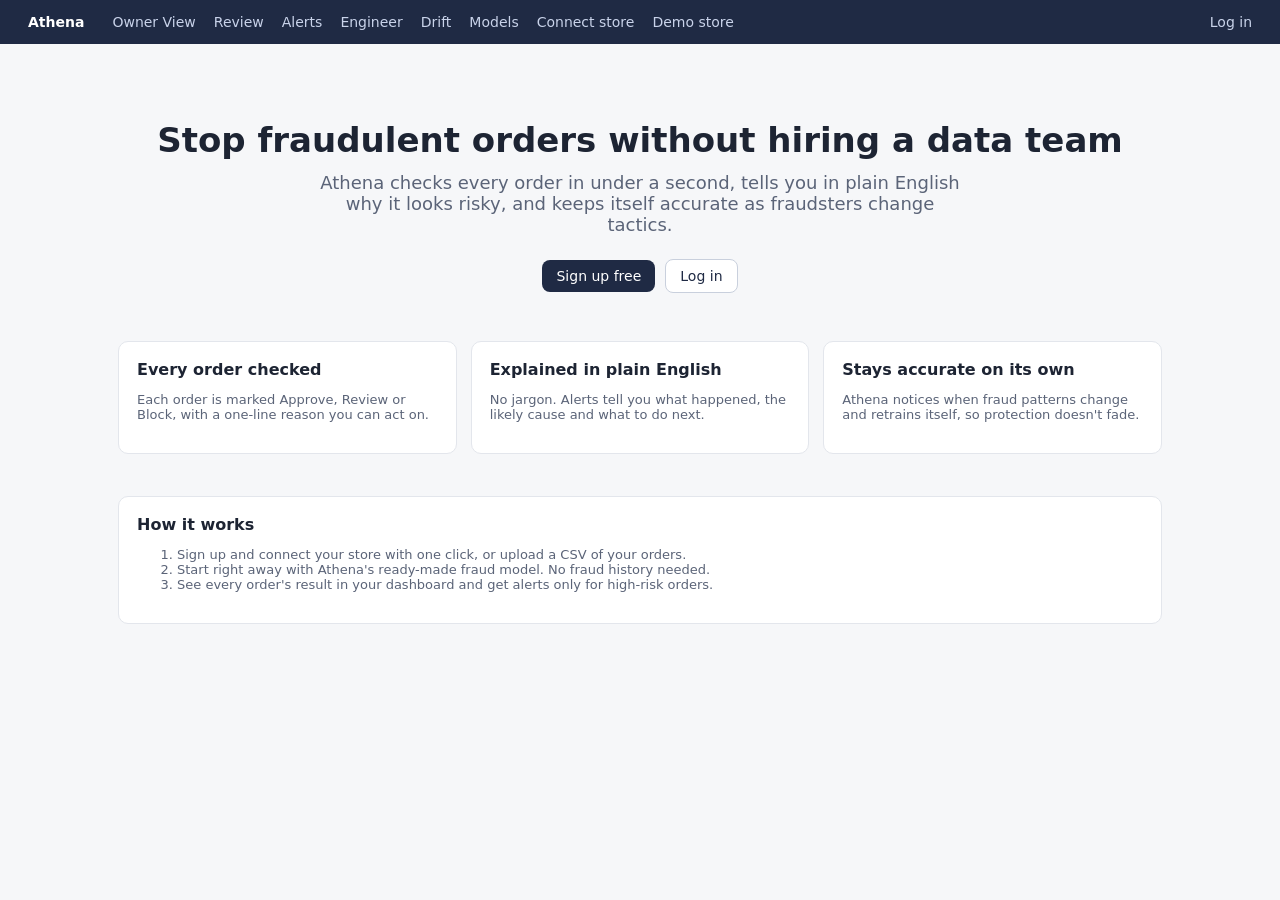
<file: services/web/static/index.html>
<!doctype html>
<html lang="en">
<head>
<meta charset="utf-8"><meta name="viewport" content="width=device-width, initial-scale=1">
<title>Athena · Fraud protection that keeps itself accurate</title>
<link rel="stylesheet" href="style.css">
</head>
<body>
<nav id="nav"></nav>
<main>
  <section class="hero">
    <h1>Stop fraudulent orders without hiring a data team</h1>
    <p>Athena checks every order in under a second, tells you in plain English why it looks risky, and keeps itself accurate as fraudsters change tactics.</p>
    <div class="row" style="justify-content:center">
      <a class="button" href="login.html?mode=signup">Sign up free</a>
      <a class="button ghost" href="login.html">Log in</a>
    </div>
  </section>
  <section class="points">
    <div class="card"><h2>Every order checked</h2><p class="muted">Each order is marked Approve, Review or Block, with a one-line reason you can act on.</p></div>
    <div class="card"><h2>Explained in plain English</h2><p class="muted">No jargon. Alerts tell you what happened, the likely cause and what to do next.</p></div>
    <div class="card"><h2>Stays accurate on its own</h2><p class="muted">Athena notices when fraud patterns change and retrains itself, so protection doesn't fade.</p></div>
  </section>
  <section class="card" style="margin-top:24px">
    <h2>How it works</h2>
    <ol class="muted">
      <li>Sign up and connect your store with one click, or upload a CSV of your orders.</li>
      <li>Start right away with Athena's ready-made fraud model. No fraud history needed.</li>
      <li>See every order's result in your dashboard and get alerts only for high-risk orders.</li>
    </ol>
  </section>
</main>
<script src="common.js"></script>
</body>
</html>
</file>
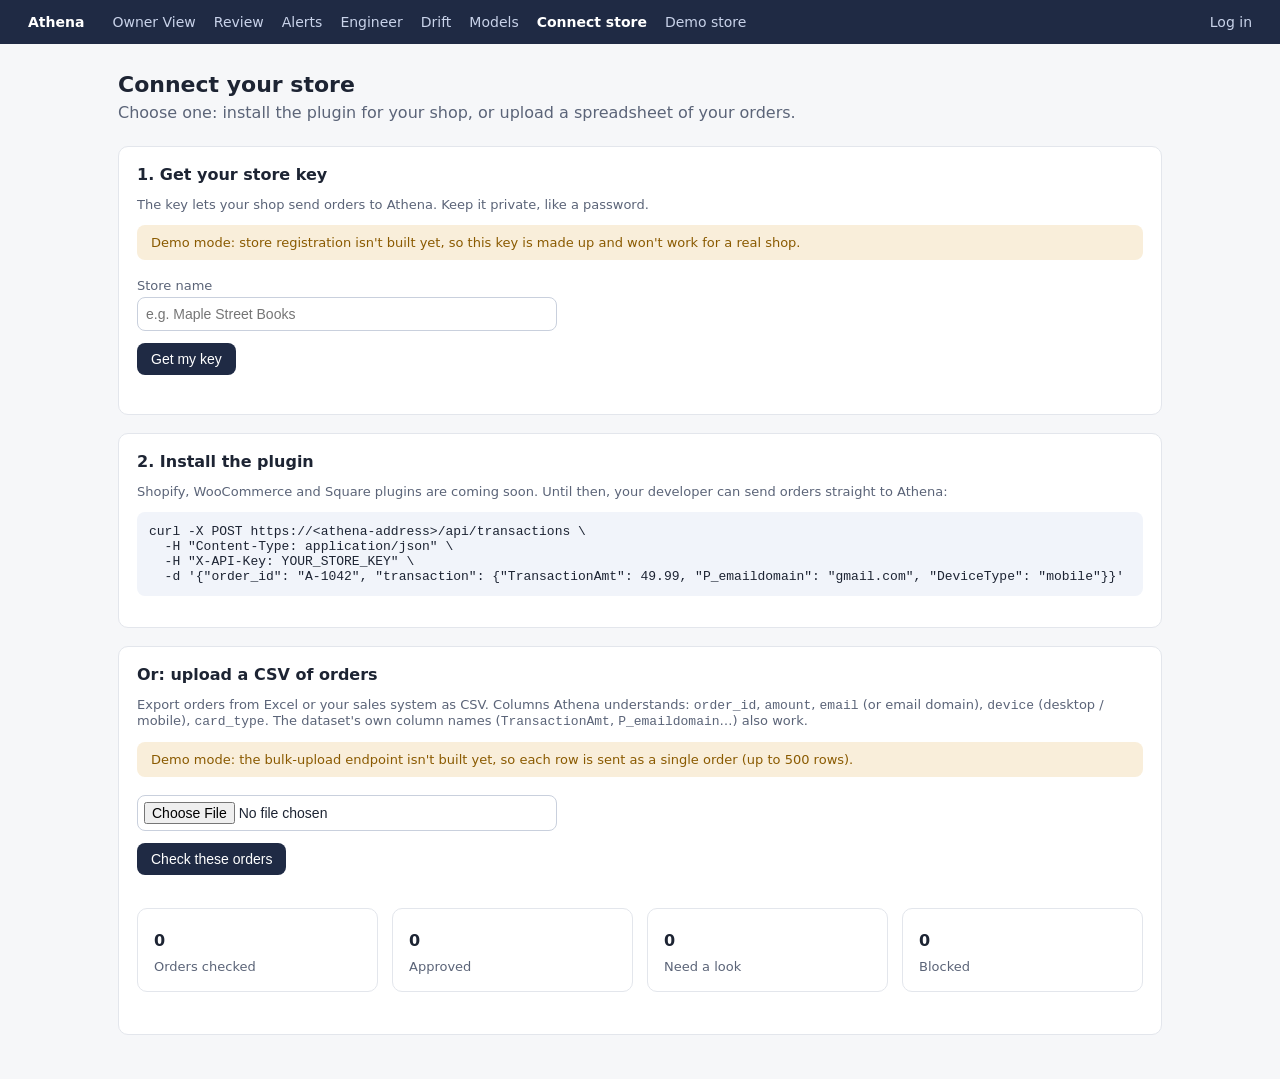
<file: services/web/static/connect.html>
<!doctype html>
<html lang="en">
<head>
<meta charset="utf-8"><meta name="viewport" content="width=device-width, initial-scale=1">
<title>Athena · Connect your store</title>
<link rel="stylesheet" href="style.css">
</head>
<body>
<nav id="nav"></nav>
<main>
  <h1>Connect your store</h1>
  <p class="sub">Choose one: install the plugin for your shop, or upload a spreadsheet of your orders.</p>

  <div class="card">
    <h2>1. Get your store key</h2>
    <p class="muted">The key lets your shop send orders to Athena. Keep it private, like a password.</p>
    <div id="key-mock" class="notice" hidden>Demo mode: store registration isn't built yet, so this key is made up and won't work for a real shop.</div>
    <div class="form">
      <label for="store-name">Store name</label><input id="store-name" placeholder="e.g. Maple Street Books">
      <div style="margin-top:12px"><button id="get-key">Get my key</button></div>
    </div>
    <div id="key-out" hidden style="margin-top:14px">
      <div class="keybox" id="key"></div>
      <div class="row" style="margin-top:8px"><button id="copy" class="ghost">Copy</button>
        <span class="muted">You won't see this key again. Save it somewhere safe now.</span></div>
    </div>
    <div id="key-msg" class="msg"></div>
  </div>

  <div class="card">
    <h2>2. Install the plugin</h2>
    <p class="muted">Shopify, WooCommerce and Square plugins are coming soon. Until then, your developer can send orders straight to Athena:</p>
    <pre id="example">curl -X POST https://&lt;athena-address&gt;/api/transactions \
  -H "Content-Type: application/json" \
  -H "X-API-Key: YOUR_STORE_KEY" \
  -d '{"order_id": "A-1042", "transaction": {"TransactionAmt": 49.99, "P_emaildomain": "gmail.com", "DeviceType": "mobile"}}'</pre>
  </div>

  <div class="card">
    <h2>Or: upload a CSV of orders</h2>
    <p class="muted">Export orders from Excel or your sales system as CSV. Columns Athena understands:
      <code>order_id</code>, <code>amount</code>, <code>email</code> (or email domain), <code>device</code> (desktop / mobile), <code>card_type</code>.
      The dataset's own column names (<code>TransactionAmt</code>, <code>P_emaildomain</code>…) also work.</p>
    <div id="upload-mock" class="notice" hidden>Demo mode: the bulk-upload endpoint isn't built yet, so each row is sent as a single order (up to 500 rows).</div>
    <div class="form">
      <input id="file" type="file" accept=".csv,text/csv">
      <div style="margin-top:12px"><button id="upload">Check these orders</button></div>
    </div>
    <div id="upload-msg" class="msg"></div>
    <div id="upload-result" class="stats" hidden style="margin-top:12px">
      <div class="stat"><b id="u-scored" class="small">0</b><span>Orders checked</span></div>
      <div class="stat"><b id="u-approve" class="small">0</b><span>Approved</span></div>
      <div class="stat"><b id="u-review" class="small">0</b><span>Need a look</span></div>
      <div class="stat"><b id="u-block" class="small">0</b><span>Blocked</span></div>
    </div>
    <p id="upload-link" class="muted" hidden><a href="owner.html">See the results in your Owner View →</a></p>
  </div>
</main>
<script src="common.js"></script>
<script>
document.getElementById("key-mock").hidden = !MOCK.stores;
document.getElementById("upload-mock").hidden = !MOCK.upload;

// ---- Store key ----
document.getElementById("get-key").addEventListener("click", async () => {
  const name = document.getElementById("store-name").value.trim();
  if (!name) return flash("key-msg", "Please enter your store's name.", true);
  try {
    let key;
    if (MOCK.stores) {
      const bytes = crypto.getRandomValues(new Uint8Array(16));
      key = "ath_demo_" + Array.from(bytes, b => b.toString(16).padStart(2, "0")).join("");
    } else {
      // Proposed contract: POST /api/stores {name} -> {id, name, api_key}
      key = (await api("/api/stores", {method: "POST", json: {name}})).api_key;
    }
    document.getElementById("key").textContent = key;
    document.getElementById("key-out").hidden = false;
    flash("key-msg", "");
  } catch (err) {
    flash("key-msg", "Couldn't create a key: " + err.message, true);
  }
});

document.getElementById("copy").addEventListener("click", async () => {
  try {
    await navigator.clipboard.writeText(document.getElementById("key").textContent);
    flash("key-msg", "Copied.");
  } catch {
    flash("key-msg", "Couldn't copy automatically. Select the key and copy it by hand.", true);
  }
});

// ---- CSV upload ----

// Splits CSV text into rows of cells. Handles quoted cells that contain commas.
function parseCsv(text) {
  const rows = [];
  let row = [], cell = "", quoted = false;
  for (let i = 0; i < text.length; i++) {
    const c = text[i];
    if (quoted) {
      if (c === '"' && text[i + 1] === '"') { cell += '"'; i++; }
      else if (c === '"') quoted = false;
      else cell += c;
    } else if (c === '"') quoted = true;
    else if (c === ",") { row.push(cell); cell = ""; }
    else if (c === "\n" || c === "\r") {
      if (c === "\r" && text[i + 1] === "\n") i++;
      row.push(cell); rows.push(row); row = []; cell = "";
    } else cell += c;
  }
  if (cell !== "" || row.length) { row.push(cell); rows.push(row); }
  return rows.filter(r => r.some(v => v.trim() !== ""));
}

// Friendly spreadsheet headings -> the column names the model expects.
const COLUMN_MAP = {
  amount: "TransactionAmt", total: "TransactionAmt", email: "P_emaildomain", email_domain: "P_emaildomain",
  device: "DeviceType", card_type: "card4", card: "card4", product: "ProductCD",
};

function rowToOrder(headers, cells, index) {
  const tx = {};
  let orderId = null;
  headers.forEach((h, i) => {
    const key = h.trim();
    let value = (cells[i] ?? "").trim();
    if (value === "") return;
    if (key.toLowerCase() === "order_id") { orderId = value; return; }
    const column = COLUMN_MAP[key.toLowerCase()] || key;
    if (column === "P_emaildomain" && value.includes("@")) value = value.split("@").pop();
    tx[column] = value !== "" && !isNaN(value) ? Number(value) : value;
  });
  return {order_id: orderId || "CSV-" + (index + 1), transaction: tx};
}

document.getElementById("upload").addEventListener("click", async () => {
  const file = document.getElementById("file").files[0];
  if (!file) return flash("upload-msg", "Choose a CSV file first.", true);
  const btn = document.getElementById("upload");
  btn.disabled = true;
  const counts = {scored: 0, approve: 0, review: 0, block: 0};
  const show = () => {
    document.getElementById("upload-result").hidden = false;
    for (const k of Object.keys(counts)) document.getElementById("u-" + k).textContent = counts[k];
  };
  try {
    if (MOCK.upload) {
      const rows = parseCsv(await file.text());
      if (rows.length < 2) throw new Error("the file has no order rows");
      const [headers, ...body] = rows;
      const limited = body.slice(0, 500);
      for (let i = 0; i < limited.length; i++) {
        const r = await api("/api/transactions", {method: "POST", json: rowToOrder(headers, limited[i], i)});
        counts.scored++;
        if (counts[r.decision] !== undefined) counts[r.decision]++;
        flash("upload-msg", `Checking… ${counts.scored} of ${limited.length}`);
        show();
      }
      flash("upload-msg", body.length > 500 ? `Done. Checked the first 500 of ${body.length} rows.` : "Done.");
    } else {
      // Proposed contract: multipart form with field "file" -> {scored, approved, review, blocked}
      const form = new FormData();
      form.append("file", file);
      const r = await api("/api/transactions/upload", {method: "POST", body: form});
      Object.assign(counts, {scored: r.scored, approve: r.approved, review: r.review, block: r.blocked});
      show();
      flash("upload-msg", "Done.");
    }
    document.getElementById("upload-link").hidden = false;
  } catch (err) {
    flash("upload-msg", "Upload stopped: " + err.message, true);
  } finally {
    btn.disabled = false;
  }
});
</script>
</body>
</html>
</file>
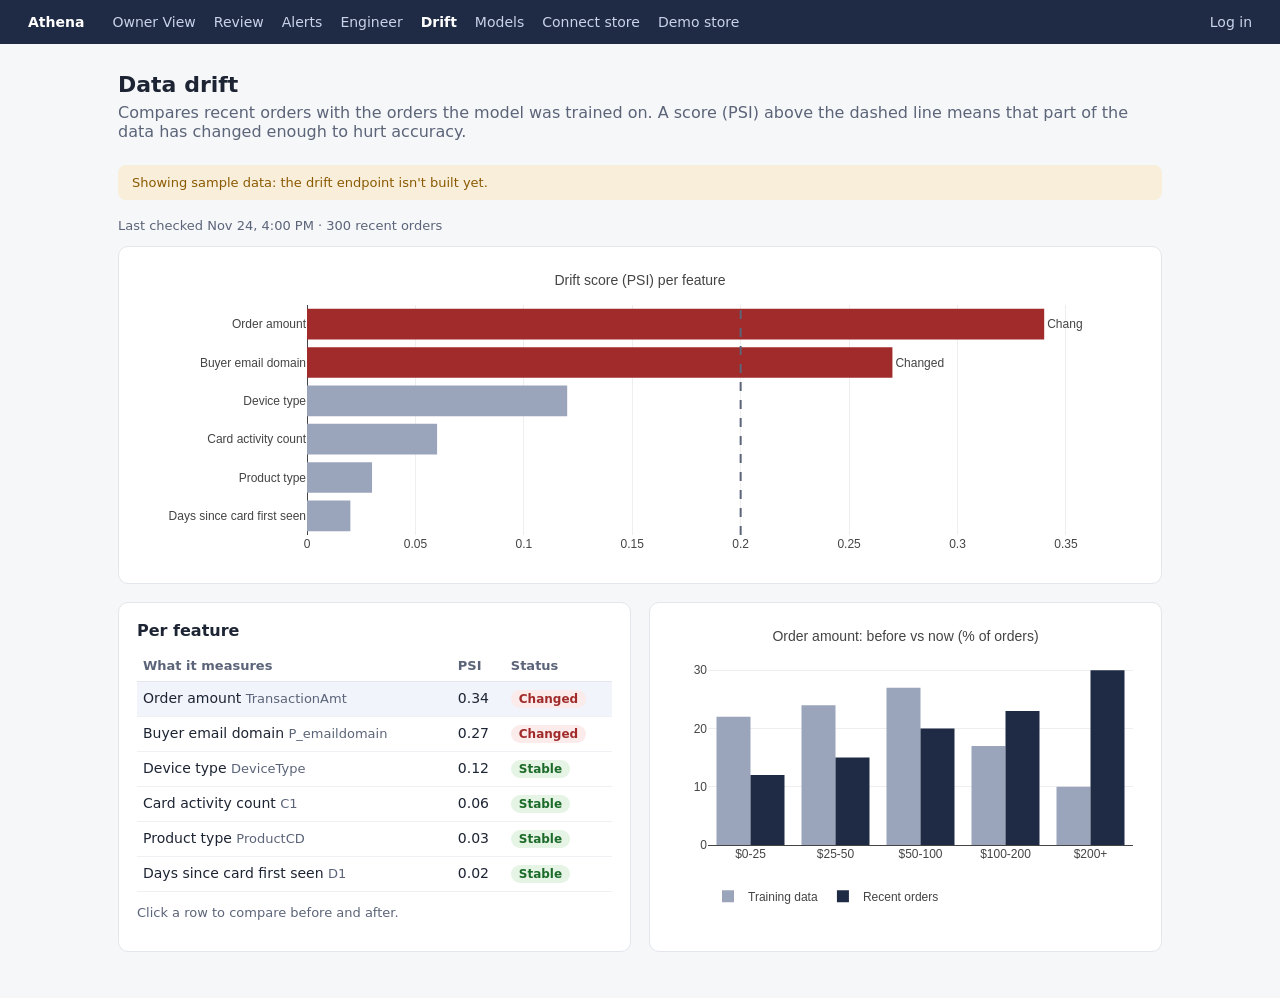
<file: services/web/static/drift.html>
<!doctype html>
<html lang="en">
<head>
<meta charset="utf-8"><meta name="viewport" content="width=device-width, initial-scale=1">
<title>Athena · Drift</title>
<link rel="stylesheet" href="style.css">
<script src="https://cdn.plot.ly/plotly-2.35.2.min.js"></script>
</head>
<body>
<nav id="nav"></nav>
<main>
  <h1>Data drift</h1>
  <p class="sub">Compares recent orders with the orders the model was trained on. A score (PSI) above the dashed line means that part of the data has changed enough to hurt accuracy.</p>
  <div id="mock-note" class="notice" hidden>Showing sample data: the drift endpoint isn't built yet.</div>
  <p id="checked" class="muted"></p>
  <div class="card"><div id="chart" style="height:300px"></div></div>
  <div class="grid-2">
    <div class="card">
      <h2>Per feature</h2>
      <table>
        <thead><tr><th>What it measures</th><th>PSI</th><th>Status</th></tr></thead>
        <tbody id="rows"></tbody>
      </table>
      <p class="muted">Click a row to compare before and after.</p>
    </div>
    <div class="card"><div id="compare" style="height:300px"></div></div>
  </div>
</main>
<script src="common.js"></script>
<script>
// Friendly names for the dataset's column codes.
const NAMES = {
  TransactionAmt: "Order amount", P_emaildomain: "Buyer email domain", DeviceType: "Device type",
  ProductCD: "Product type", C1: "Card activity count", D1: "Days since card first seen",
};
const nameOf = f => NAMES[f] || f;
let data = null, selected = null;

function drawCompare(f) {
  selected = f.feature;
  document.querySelectorAll("#rows tr").forEach(tr => tr.classList.toggle("selected", tr.dataset.f === f.feature));
  if (!f.reference || !f.current) {
    document.getElementById("compare").innerHTML = '<p class="muted">No distribution data for this feature.</p>';
    return;
  }
  Plotly.react("compare", [
    {type: "bar", name: "Training data", x: f.reference.labels, y: f.reference.shares.map(v => v * 100), marker: {color: "#9aa5bb"}},
    {type: "bar", name: "Recent orders", x: f.current.labels, y: f.current.shares.map(v => v * 100), marker: {color: "#1f2a44"}},
  ], {barmode: "group", title: {text: `${nameOf(f.feature)}: before vs now (% of orders)`, font: {size: 14}},
      margin: {t: 40, l: 40, r: 10, b: 40}, legend: {orientation: "h", y: -0.2}}, {displayModeBar: false, responsive: true});
}

async function load() {
  data = await getData("drift", "/api/drift");
  document.getElementById("mock-note").hidden = !MOCK.drift;
  document.getElementById("checked").textContent =
    `Last checked ${dateTime(data.checked_at)}${data.window_orders ? ` · ${data.window_orders} recent orders` : ""}`;

  const feats = data.features.slice().sort((a, b) => a.psi - b.psi);  // largest at the top of the chart
  Plotly.react("chart", [{
    type: "bar", orientation: "h",
    y: feats.map(f => nameOf(f.feature)), x: feats.map(f => f.psi),
    marker: {color: feats.map(f => f.drift ? "#a12a2a" : "#9aa5bb")},
    text: feats.map(f => f.drift ? "Changed" : ""), textposition: "outside",
  }], {
    title: {text: "Drift score (PSI) per feature", font: {size: 14}},
    shapes: [{type: "line", x0: data.threshold, x1: data.threshold, yref: "paper", y0: 0, y1: 1, line: {dash: "dash", color: "#5b6478"}}],
    margin: {l: 170, r: 60, t: 40, b: 30},
  }, {displayModeBar: false, responsive: true});

  document.getElementById("rows").innerHTML = data.features.slice().sort((a, b) => b.psi - a.psi).map(f => `
    <tr class="clickable" data-f="${esc(f.feature)}">
      <td>${esc(nameOf(f.feature))} <span class="muted">${esc(f.feature)}</span></td>
      <td>${Number(f.psi).toFixed(2)}</td>
      <td>${f.drift ? '<span class="tag block">Changed</span>' : '<span class="tag approve">Stable</span>'}</td>
    </tr>`).join("");

  const keep = data.features.find(f => f.feature === selected) || data.features.reduce((a, b) => (b.psi > a.psi ? b : a));
  drawCompare(keep);
}

document.getElementById("rows").addEventListener("click", e => {
  const tr = e.target.closest("tr[data-f]");
  if (tr) drawCompare(data.features.find(f => f.feature === tr.dataset.f));
});

poll(load, 30000);
</script>
</body>
</html>
</file>
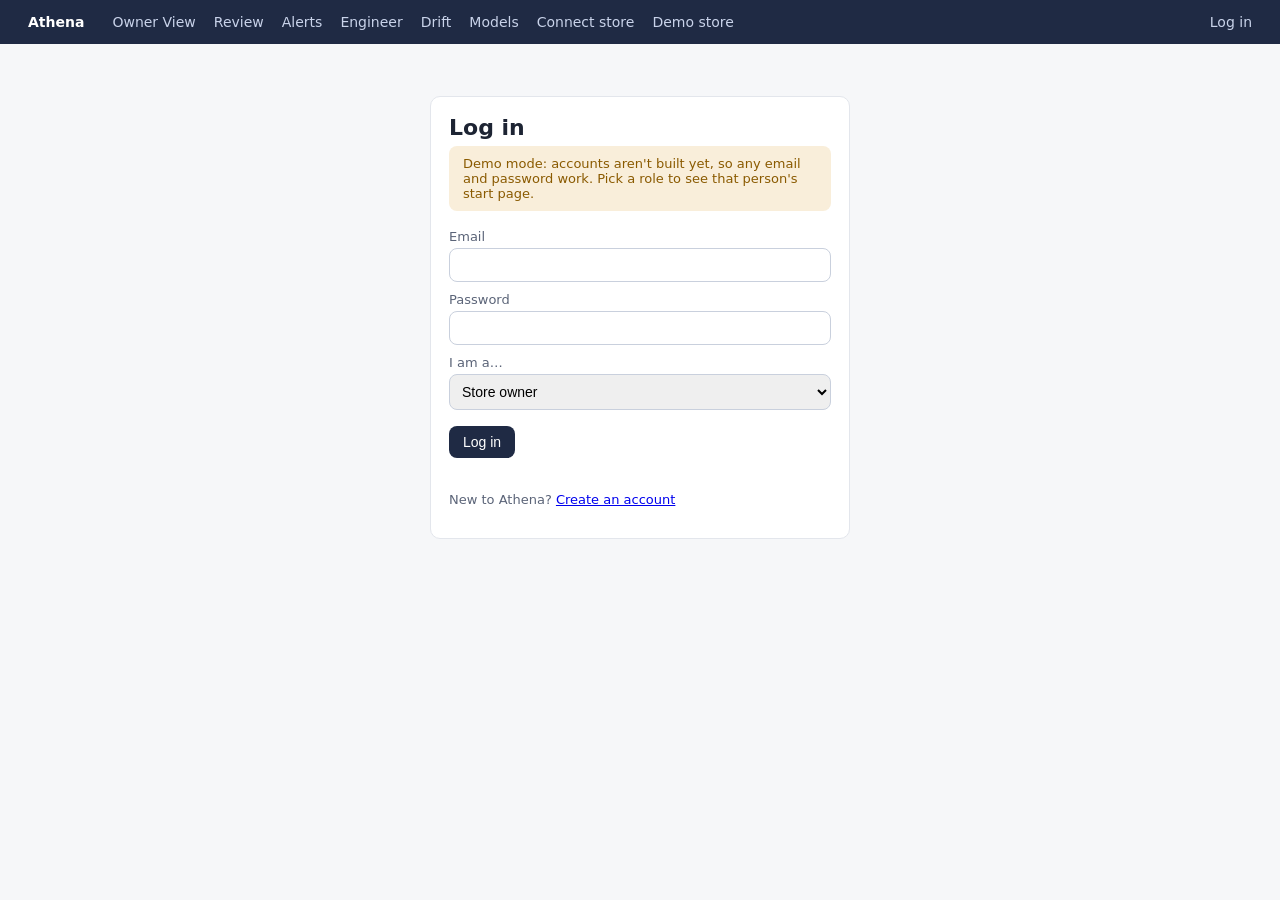
<file: services/web/static/login.html>
<!doctype html>
<html lang="en">
<head>
<meta charset="utf-8"><meta name="viewport" content="width=device-width, initial-scale=1">
<title>Athena · Log in</title>
<link rel="stylesheet" href="style.css">
</head>
<body>
<nav id="nav"></nav>
<main>
  <div class="card form" style="margin:24px auto">
    <h1 id="title">Log in</h1>
    <div id="mock-note" class="notice" hidden>Demo mode: accounts aren't built yet, so any email and password work. Pick a role to see that person's start page.</div>
    <form id="form">
      <div id="signup-only" hidden>
        <label for="name">Your name</label><input id="name" autocomplete="name">
      </div>
      <label for="email">Email</label><input id="email" type="email" required autocomplete="email">
      <label for="password">Password</label><input id="password" type="password" required minlength="8" autocomplete="current-password">
      <div id="role-wrap">
        <label for="role">I am a…</label>
        <select id="role">
          <option value="owner">Store owner</option>
          <option value="analyst">Fraud analyst</option>
          <option value="engineer">ML engineer</option>
        </select>
      </div>
      <div style="margin-top:16px"><button id="submit" type="submit">Log in</button></div>
      <div id="msg" class="msg"></div>
    </form>
    <p class="muted" id="switch"></p>
  </div>
</main>
<script src="common.js"></script>
<script>
const signup = new URLSearchParams(location.search).get("mode") === "signup";
const START_PAGE = {owner: "owner.html", analyst: "review.html", engineer: "engineer.html", admin: "engineer.html"};

document.getElementById("title").textContent = signup ? "Create your account" : "Log in";
document.getElementById("submit").textContent = signup ? "Sign up" : "Log in";
document.getElementById("signup-only").hidden = !signup;
document.getElementById("mock-note").hidden = !MOCK.auth;
// With a real backend the role comes from the account, so the picker is only shown
// for sign-up, or in demo mode.
document.getElementById("role-wrap").hidden = !(signup || MOCK.auth);
document.getElementById("password").autocomplete = signup ? "new-password" : "current-password";
document.getElementById("switch").innerHTML = signup
  ? 'Already have an account? <a href="login.html">Log in</a>'
  : 'New to Athena? <a href="login.html?mode=signup">Create an account</a>';

document.getElementById("form").addEventListener("submit", async e => {
  e.preventDefault();
  const email = document.getElementById("email").value.trim();
  const password = document.getElementById("password").value;
  const role = document.getElementById("role").value;
  try {
    let result;
    if (MOCK.auth) {
      result = {token: "demo-token", user: {email, role, name: document.getElementById("name").value || email}};
    } else {
      // Proposed contract (agree with backend): POST /api/auth/login {email, password}
      //   -> {token, user: {name, email, role}}. Sign-up endpoint not specified yet.
      result = await api("/api/auth/login", {method: "POST", json: {email, password}});
    }
    store.set("athena_token", result.token);
    store.set("athena_user", result.user);
    location.href = START_PAGE[result.user.role] || "owner.html";
  } catch (err) {
    flash("msg", "Couldn't log in: " + err.message, true);
  }
});
</script>
</body>
</html>
</file>
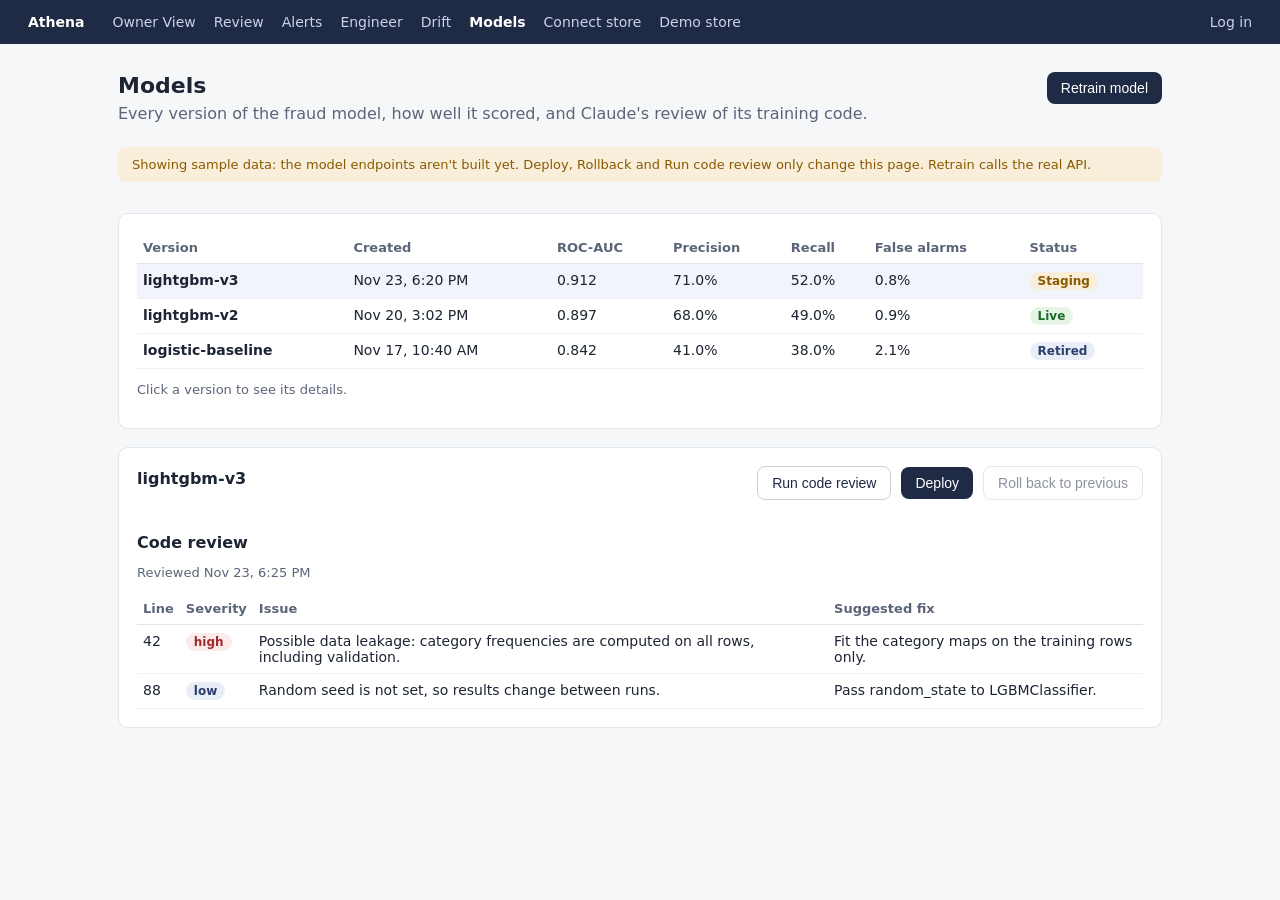
<file: services/web/static/models.html>
<!doctype html>
<html lang="en">
<head>
<meta charset="utf-8"><meta name="viewport" content="width=device-width, initial-scale=1">
<title>Athena · Models</title>
<link rel="stylesheet" href="style.css">
</head>
<body>
<nav id="nav"></nav>
<main>
  <div class="row between">
    <h1>Models</h1>
    <button id="retrain">Retrain model</button>
  </div>
  <p class="sub">Every version of the fraud model, how well it scored, and Claude's review of its training code.</p>
  <div id="mock-note" class="notice" hidden>Showing sample data: the model endpoints aren't built yet. Deploy, Rollback and Run code review only change this page. Retrain calls the real API.</div>
  <div id="page-msg" class="msg"></div>
  <div class="card">
    <table>
      <thead><tr><th>Version</th><th>Created</th><th>ROC-AUC</th><th>Precision</th><th>Recall</th><th>False alarms</th><th>Status</th></tr></thead>
      <tbody id="rows"></tbody>
    </table>
    <p class="muted">Click a version to see its details.</p>
  </div>
  <div class="card" id="detail" hidden>
    <div class="row between">
      <h2 id="d-name"></h2>
      <span class="row">
        <button id="review" class="ghost">Run code review</button>
        <button id="deploy">Deploy</button>
        <button id="rollback" class="ghost">Roll back to previous</button>
      </span>
    </div>
    <div id="d-msg" class="msg"></div>
    <h2 style="margin-top:12px">Code review</h2>
    <div id="d-review"></div>
  </div>
</main>
<script src="common.js"></script>
<script>
const STATUS = {live: ["approve", "Live"], staging: ["review", "Staging"], retired: ["neutral", "Retired"]};
const num = v => v == null ? "–" : Number(v).toFixed(3);
let models = [], selectedId = null;

function renderTable() {
  document.getElementById("rows").innerHTML = models.map(m => {
    const [cls, word] = STATUS[m.status] || ["neutral", m.status];
    const x = m.metrics || {};
    return `<tr class="clickable${m.id === selectedId ? " selected" : ""}" data-id="${m.id}">
      <td><b>${esc(m.name)}</b></td><td>${dateTime(m.created_at)}</td>
      <td>${num(x.roc_auc)}</td><td>${pct(x.precision_at_block) ?? "–"}</td><td>${pct(x.recall_at_block) ?? "–"}</td>
      <td>${pct(x.false_positive_rate) ?? "–"}</td>
      <td><span class="tag ${cls}">${esc(word)}</span></td></tr>`;
  }).join("") || '<tr><td colspan="7" class="muted">No models yet.</td></tr>';
}

function renderDetail() {
  const m = models.find(x => x.id === selectedId);
  document.getElementById("detail").hidden = !m;
  if (!m) return;
  document.getElementById("d-name").textContent = m.name;
  document.getElementById("deploy").disabled = m.status === "live";
  document.getElementById("rollback").disabled = m.status !== "live";
  const r = m.code_review;
  document.getElementById("d-review").innerHTML = !r
    ? '<p class="muted">Not reviewed yet. Click "Run code review".</p>'
    : r.findings.length === 0
      ? `<p><span class="tag approve">No problems found</span> <span class="muted">${dateTime(r.created_at)}</span></p>`
      : `<p class="muted">Reviewed ${dateTime(r.created_at)}</p><table>
          <thead><tr><th>Line</th><th>Severity</th><th>Issue</th><th>Suggested fix</th></tr></thead><tbody>
          ${r.findings.map(f => `<tr><td>${esc(f.line)}</td>
            <td><span class="tag ${f.severity === "high" ? "block" : f.severity === "medium" ? "review" : "neutral"}">${esc(f.severity)}</span></td>
            <td>${esc(f.issue)}</td><td>${esc(f.suggestion)}</td></tr>`).join("")}
          </tbody></table>`;
}

async function load() {
  const data = await getData("models", "/api/models");
  models = data.models || data;
  document.getElementById("mock-note").hidden = !MOCK.models;
  if (selectedId == null && models.length) selectedId = models[0].id;
  renderTable();
  renderDetail();
}

// Runs a model action for real, or pretends while the endpoints are mocked.
async function action(kind, mockChange) {
  const m = models.find(x => x.id === selectedId);
  if (kind !== "review" && !confirm(`${kind === "deploy" ? "Deploy" : "Roll back"} ${m.name}? This changes the model scoring live orders.`)) return;
  try {
    if (MOCK.models) {
      mockChange(m);
      flash("d-msg", "Done (sample data only).");
    } else {
      const r = await api(`/api/models/${m.id}/${kind}`, {method: "POST"});
      flash("d-msg", (r && r.message) || "Done.");
      await load();
    }
    renderTable();
    renderDetail();
  } catch (err) {
    flash("d-msg", "That didn't work: " + err.message, true);
  }
}

document.getElementById("rows").addEventListener("click", e => {
  const tr = e.target.closest("tr[data-id]");
  if (!tr) return;
  selectedId = Number(tr.dataset.id);
  flash("d-msg", "");
  renderTable();
  renderDetail();
});

document.getElementById("deploy").addEventListener("click", () => action("deploy", m => {
  models.forEach(x => { if (x.status === "live") x.status = "retired"; });
  m.status = "live";
}));

document.getElementById("rollback").addEventListener("click", () => action("rollback", m => {
  const previous = models.find(x => x.id !== m.id && new Date(x.created_at) < new Date(m.created_at));
  if (!previous) throw new Error("there is no earlier version");
  m.status = "retired";
  previous.status = "live";
}));

document.getElementById("review").addEventListener("click", () => action("review", m => {
  m.code_review = m.code_review || {created_at: new Date().toISOString(), findings: []};
}));

document.getElementById("retrain").addEventListener("click", async () => {
  try {
    const r = await api("/api/retrain", {method: "POST"});
    flash("page-msg", `Retraining ${r.status}. ${r.note || ""}`);
  } catch (err) {
    flash("page-msg", "Couldn't start retraining: " + err.message, true);
  }
});

load().catch(() => showOffline(true));
</script>
</body>
</html>
</file>
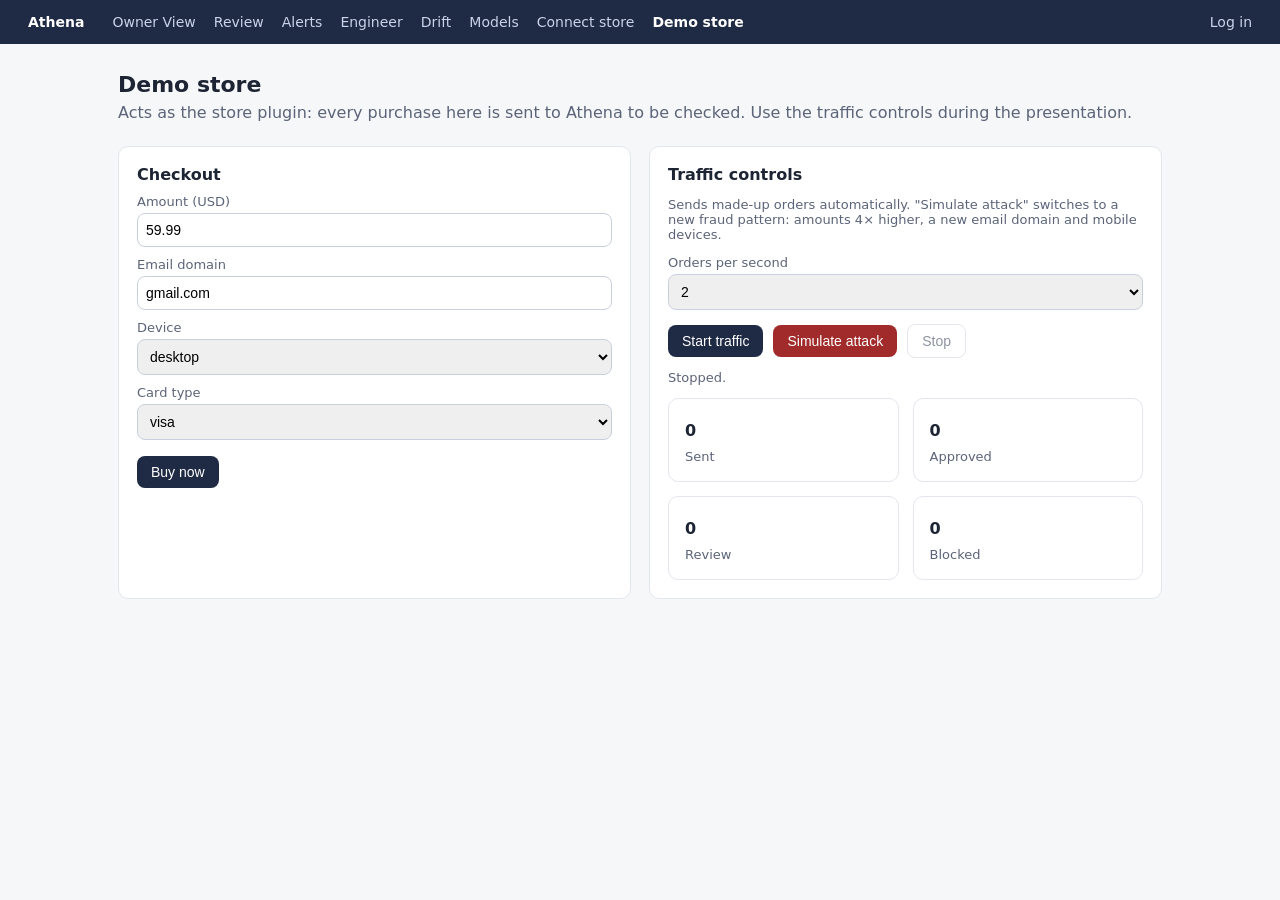
<file: services/web/static/store.html>
<!doctype html>
<html lang="en">
<head>
<meta charset="utf-8"><meta name="viewport" content="width=device-width, initial-scale=1">
<title>Athena · Demo store</title>
<link rel="stylesheet" href="style.css">
</head>
<body>
<nav id="nav"></nav>
<main>
  <h1>Demo store</h1>
  <p class="sub">Acts as the store plugin: every purchase here is sent to Athena to be checked. Use the traffic controls during the presentation.</p>
  <div class="grid-2">
    <div class="card">
      <h2>Checkout</h2>
      <label for="amt">Amount (USD)</label><input id="amt" type="number" value="59.99" step="0.01" min="0">
      <label for="email">Email domain</label><input id="email" value="gmail.com">
      <label for="device">Device</label><select id="device"><option>desktop</option><option>mobile</option></select>
      <label for="card">Card type</label><select id="card"><option>visa</option><option>mastercard</option><option>american express</option></select>
      <div style="margin-top:16px"><button id="buy">Buy now</button></div>
      <div id="result" style="margin-top:16px"></div>
    </div>
    <div class="card">
      <h2>Traffic controls</h2>
      <p class="muted">Sends made-up orders automatically. "Simulate attack" switches to a new fraud pattern: amounts 4× higher, a new email domain and mobile devices.</p>
      <label for="rate">Orders per second</label>
      <select id="rate"><option value="1">1</option><option value="2" selected>2</option><option value="5">5</option></select>
      <div class="row" style="margin-top:14px">
        <button id="start">Start traffic</button>
        <button id="attack" class="danger">Simulate attack</button>
        <button id="stop" class="ghost" disabled>Stop</button>
      </div>
      <p id="mode" class="muted" style="margin-top:12px">Stopped.</p>
      <div class="stats" style="margin:12px 0 0">
        <div class="stat"><b id="c-sent" class="small">0</b><span>Sent</span></div>
        <div class="stat"><b id="c-approve" class="small">0</b><span>Approved</span></div>
        <div class="stat"><b id="c-review" class="small">0</b><span>Review</span></div>
        <div class="stat"><b id="c-block" class="small">0</b><span>Blocked</span></div>
      </div>
    </div>
  </div>
</main>
<script src="common.js"></script>
<script>
// ---- Single purchase ----
document.getElementById("buy").addEventListener("click", async () => {
  const id = Date.now();
  const tx = {
    TransactionID: id, TransactionDT: Math.floor(id / 1000) % 15000000, ProductCD: "W",
    TransactionAmt: Number(document.getElementById("amt").value),
    P_emaildomain: document.getElementById("email").value,
    DeviceType: document.getElementById("device").value,
    card4: document.getElementById("card").value, card6: "debit",
  };
  const out = document.getElementById("result");
  try {
    const r = await api("/api/transactions", {method: "POST", json: {order_id: "WEB-" + id, transaction: tx}});
    out.innerHTML = `${decisionTag(r.decision)} <span class="muted">score ${r.score} · ${r.latency_ms} ms</span>
      ${r.reason ? `<div class="reason" style="margin-top:6px">${esc(r.reason)}</div>` : ""}`;
  } catch (err) {
    out.innerHTML = `<span class="tag block">Error</span> ${esc(err.message)}`;
  }
});

// ---- Automatic traffic ----
const counts = {sent: 0, approve: 0, review: 0, block: 0};
let running = false, attack = false;
const pick = list => list[Math.floor(Math.random() * list.length)];

function makeOrder() {
  const id = Date.now() + Math.floor(Math.random() * 1000);
  const amt = +(10 + Math.random() * 290).toFixed(2);
  return {order_id: (attack ? "ATTACK-" : "DEMO-") + id, transaction: {
    TransactionID: id, TransactionDT: Math.floor(id / 1000) % 15000000, ProductCD: "W",
    TransactionAmt: attack ? +(amt * 4).toFixed(2) : amt,
    P_emaildomain: attack ? "fastmail-x.biz" : pick(["gmail.com", "yahoo.com", "hotmail.com", "outlook.com"]),
    DeviceType: attack ? "mobile" : pick(["desktop", "mobile"]),
    card4: pick(["visa", "mastercard"]), card6: pick(["debit", "credit"]),
  }};
}

function showCounts() {
  for (const k of Object.keys(counts)) document.getElementById("c-" + k).textContent = counts[k];
}

async function sendOne() {
  if (!running) return;
  try {
    const r = await api("/api/transactions", {method: "POST", json: makeOrder()});
    counts.sent++;
    if (counts[r.decision] !== undefined) counts[r.decision]++;
    showCounts();
    showOffline(false);
  } catch (err) {
    showOffline(true);
  }
  setTimeout(sendOne, 1000 / Number(document.getElementById("rate").value));
}

function start(isAttack) {
  attack = isAttack;
  document.getElementById("mode").innerHTML = isAttack
    ? '<span class="tag block">Attack running</span> Orders now use the new fraud pattern.'
    : '<span class="tag approve">Normal traffic running</span>';
  document.getElementById("stop").disabled = false;
  if (!running) { running = true; sendOne(); }
}

document.getElementById("start").addEventListener("click", () => start(false));
document.getElementById("attack").addEventListener("click", () => start(true));
document.getElementById("stop").addEventListener("click", () => {
  running = false;
  document.getElementById("stop").disabled = true;
  document.getElementById("mode").textContent = "Stopped.";
});
</script>
</body>
</html>
</file>
<file: services/web/static/style.css>
* { box-sizing: border-box; }
body { margin: 0; font-family: system-ui, -apple-system, Segoe UI, sans-serif; background: #f6f7f9; color: #1d2433; }

/* ---- Navigation ---- */
nav { display: flex; flex-wrap: wrap; gap: 8px 20px; align-items: center; padding: 14px 28px; background: #1f2a44; }
nav a { color: #c9d3ea; text-decoration: none; font-size: 14px; }
nav a.active { color: #fff; font-weight: 600; }
nav a.brand { color: #fff; font-weight: 700; margin-right: 8px; }
nav .links { display: flex; flex-wrap: wrap; gap: 8px 18px; }
nav .account { margin-left: auto; display: flex; gap: 14px; align-items: center; }
nav .who { color: #c9d3ea; font-size: 13px; }

/* ---- Layout ---- */
main { max-width: 1100px; margin: 0 auto; padding: 28px; }
h1 { font-size: 22px; margin: 0 0 6px; }
h2 { font-size: 16px; margin: 0 0 10px; }
.sub { color: #5b6478; margin: 0 0 24px; }
.muted { color: #5b6478; font-size: 13px; }
.stats { display: grid; grid-template-columns: repeat(auto-fit, minmax(160px, 1fr)); gap: 14px; margin-bottom: 24px; }
.stat { background: #fff; border: 1px solid #e3e6ec; border-radius: 10px; padding: 16px; }
.stat b { display: block; font-size: 26px; }
.stat b.small { font-size: 16px; padding: 6px 0; }
.stat span { color: #5b6478; font-size: 13px; }
.columns { display: grid; grid-template-columns: repeat(3, 1fr); gap: 14px; }
.col { background: #fff; border: 1px solid #e3e6ec; border-radius: 10px; padding: 14px; min-height: 200px; }
.col h2 { font-size: 15px; margin: 0 0 10px; }
.card { background: #fff; border: 1px solid #e3e6ec; border-radius: 10px; padding: 18px; margin-bottom: 18px; }
.row { display: flex; gap: 10px; align-items: center; flex-wrap: wrap; }
.row.between { justify-content: space-between; }
.grid-2 { display: grid; grid-template-columns: 1fr 1fr; gap: 18px; }

/* ---- Orders ---- */
.order { border-top: 1px solid #eef0f4; padding: 10px 0; font-size: 14px; }
.order .reason { color: #5b6478; font-size: 13px; margin-top: 4px; }
.order .meta { color: #5b6478; font-size: 12px; margin-top: 4px; }
.order .actions { margin-top: 8px; display: flex; gap: 8px; }
.details { display: flex; flex-wrap: wrap; gap: 6px 16px; font-size: 13px; margin-top: 6px; }
.details span b { font-weight: 600; }

/* ---- Tags: always colour AND a word ---- */
.tag { display: inline-block; padding: 2px 8px; border-radius: 10px; font-size: 12px; font-weight: 600; }
.approve, .good { background: #e5f4e4; color: #1d6b2a; }
.review, .warning { background: #f9eeda; color: #8a5a00; }
.block, .critical { background: #fbebeb; color: #a12a2a; }
.info, .neutral { background: #e8edf7; color: #2b3f6b; }

/* ---- Buttons and forms ---- */
button, .button { display: inline-block; background: #1f2a44; color: #fff; border: 0; border-radius: 8px; padding: 8px 14px; cursor: pointer; font-size: 14px; text-decoration: none; }
button.ghost, .button.ghost { background: #fff; color: #1f2a44; border: 1px solid #c9d0dd; }
button.danger { background: #a12a2a; }
button:disabled { opacity: 0.5; cursor: default; }
label { display: block; font-size: 13px; color: #5b6478; margin: 10px 0 4px; }
input, select { width: 100%; padding: 8px; border: 1px solid #c9d0dd; border-radius: 8px; font-size: 14px; }
input[type=file] { padding: 6px; background: #fff; }
.form { max-width: 420px; }
.msg { font-size: 13px; color: #1d6b2a; margin-top: 8px; min-height: 1em; }
.msg.error { color: #a12a2a; }

/* ---- Tabs ---- */
.tabs { display: flex; gap: 6px; margin-bottom: 16px; flex-wrap: wrap; }
.tabs button { background: #fff; color: #1f2a44; border: 1px solid #c9d0dd; }
.tabs button.active { background: #1f2a44; color: #fff; border-color: #1f2a44; }

/* ---- Alerts ---- */
.alert { border-left: 4px solid #d9822b; padding: 4px 0 4px 12px; margin: 12px 0; }
.alert.warning { background: none; color: inherit; }
.alert.critical { border-color: #c0392b; background: none; color: inherit; }
.alert.info { border-color: #2b3f6b; background: none; color: inherit; }
.alert dl { display: grid; grid-template-columns: 120px 1fr; gap: 4px 12px; margin: 8px 0 0; font-size: 14px; }
.alert dt { color: #5b6478; }
.alert dd { margin: 0; }

/* ---- Tables ---- */
table { width: 100%; border-collapse: collapse; font-size: 14px; }
th { text-align: left; color: #5b6478; font-weight: 600; font-size: 13px; border-bottom: 1px solid #e3e6ec; padding: 8px 6px; }
td { border-bottom: 1px solid #eef0f4; padding: 8px 6px; vertical-align: top; }
tr.selected td { background: #f1f4fa; }
tr.clickable { cursor: pointer; }

/* ---- Landing page ---- */
.hero { text-align: center; padding: 48px 0 24px; }
.hero h1 { font-size: 34px; }
.hero p { font-size: 18px; color: #5b6478; max-width: 640px; margin: 12px auto 24px; }
.points { display: grid; grid-template-columns: repeat(3, 1fr); gap: 14px; margin-top: 24px; }

/* ---- Misc ---- */
.offline { background: #a12a2a; color: #fff; text-align: center; padding: 8px; font-size: 14px; }
.notice { background: #f9eeda; color: #8a5a00; border-radius: 8px; padding: 10px 14px; font-size: 13px; margin-bottom: 18px; }
.keybox { font-family: ui-monospace, Consolas, monospace; background: #f1f4fa; border: 1px dashed #c9d0dd; border-radius: 8px; padding: 10px; word-break: break-all; }
pre { background: #f1f4fa; border-radius: 8px; padding: 12px; overflow-x: auto; font-size: 13px; }
code { font-family: ui-monospace, Consolas, monospace; }

/* ---- Phones ---- */
@media (max-width: 800px) {
  main { padding: 18px; }
  .columns, .grid-2, .points { grid-template-columns: 1fr; }
  nav .account { margin-left: 0; }
  .alert dl { grid-template-columns: 1fr; }
}
</file>
